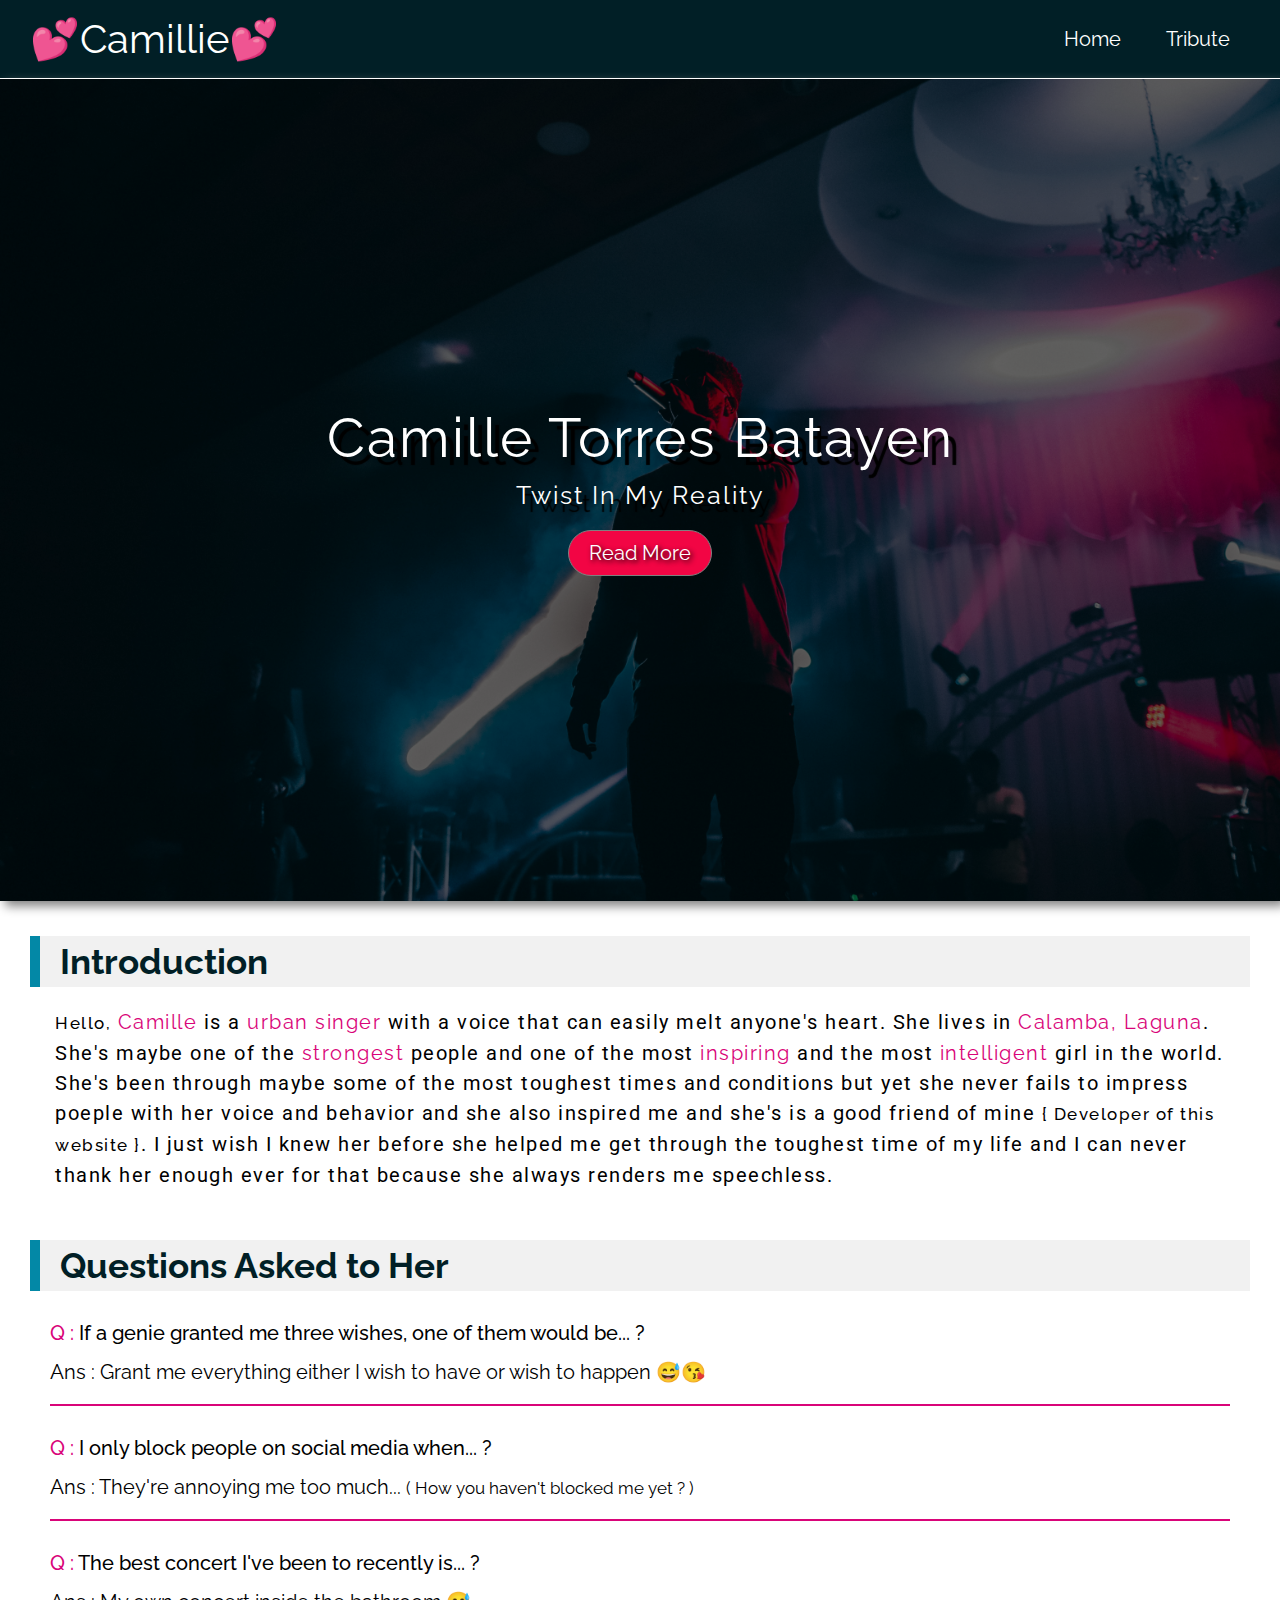
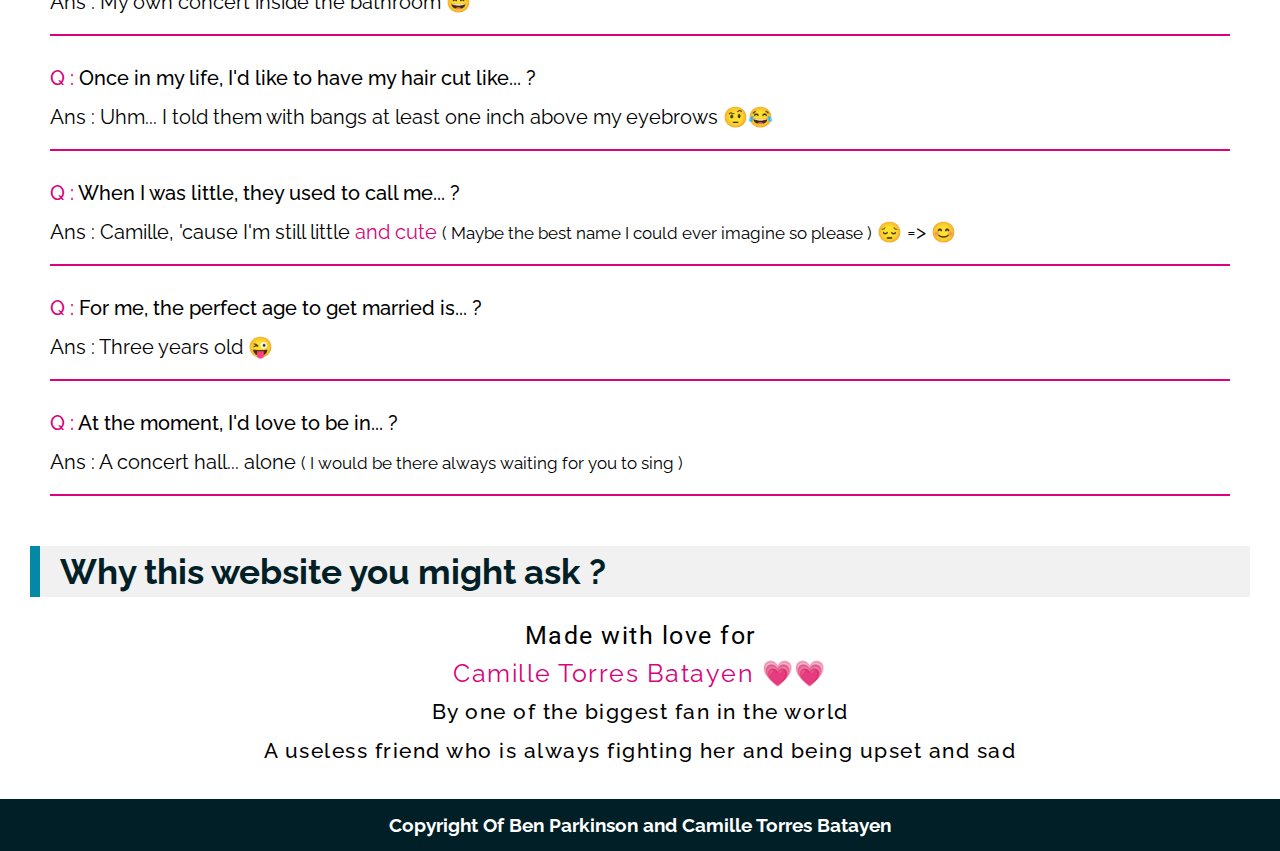
<file: index.html>
<!DOCTYPE html>
<html lang="en">
<head>
    <!-- Camille Torres Batayen -->
    <meta charset="UTF-8">
    <meta name="viewport" content="width=device-width, initial-scale=1.0">
    <meta http-equiv="X-UA-Compatible" content="ie=edge">
    <title>Camillie || Singing Is Passion</title>
    <link rel="stylesheet" href="https://stackpath.bootstrapcdn.com/font-awesome/4.7.0/css/font-awesome.min.css">
    <link rel="stylesheet" href="./css/index.css">
</head>
<body>
    <div class="Navbar">
        <h1 class="Logo">💕Camillie💕</h1>
        <div class="res_nav">
        <span class="fa fa-bars Mobile_btn"></span>
            <ul class="list_wrapper">
                <li class="list_items"><a href="./index.html">Home</a></li>
                <li class="list_items"><a href="./Tribute.html">Tribute</a></li>
            </ul>
        </div>
    </div>
    <div class="Banner">
        <div class="overlay">
            <h2 class="Banner_head">Camille Torres Batayen</h2>
            <small class="Banner_tagline">Twist In My Reality</small>
            <button class="Banner_action">Read More</button>
        </div>
    </div>
    <section class="section_top">
        <h3 class="section_heading">Introduction</h3>
        <div class="content_wrapper">
            <p class="section_content">
                <small>Hello,</small> <h>Camille</h> is a <h>urban singer</h> with a voice that can easily melt anyone's heart. She lives in <h>Calamba, Laguna</h>.
                She's maybe one of the <h>strongest</h> people and one of the most <h>inspiring</h> and the most <h>intelligent</h> girl in the world. She's been through
                maybe some of the most toughest times and conditions but yet she never fails to impress poeple with her voice and behavior and she also inspired me and she's is a good friend of mine <small>{ Developer of this website }</small>.
                I just wish I knew her before she helped me get through the toughest time of my life and I can never thank her enough ever for that because she always renders me speechless.
            </p>
        </div>
    </section>

    <section class="section_top">
        <h3 class="section_heading">Questions Asked to Her</h3>
        <div class="content_wrapper">
            <div class="questions">
                If a genie granted me three wishes, one of them would be... ?
                <li class="answer">Grant me everything either I wish to have or wish to happen 😅😘</li>
            </div> 
            <div class="questions">
                I only block people on social media when... ?
                <li class="answer">They're annoying me too much... <small>( How you haven't blocked me yet ? )</small></li>
            </div> 
            <div class="questions">
                The best concert I've been to recently is... ?
                <li class="answer">My own concert inside the bathroom 😅</li>
            </div> 
            <div class="questions">
                Once in my life, I'd like to have my hair cut like... ?
                <li class="answer">Uhm... I told them with bangs at least one inch above my eyebrows 🤨😂</li>
            </div> 
            <div class="questions">
                When I was little, they used to call me... ?
                <li class="answer">Camille, 'cause I'm still little <h>and cute</h> <small>( Maybe the best name I could ever imagine so please )</small> 😔 => 😊</li>
            </div> 
            <div class="questions">
                For me, the perfect age to get married is... ?
                <li class="answer">Three years old 😜</li>
            </div> 
            <div class="questions">
                At the moment, I'd love to be in... ?
                <li class="answer">A concert hall... alone <small>( I would be there always waiting for you to sing )</small></li>
            </div> 
        </div>
    </section>


    <section class="section_top">
        <h3 class="section_heading">Why this website you might ask ?</h3>
        <div class="content_wrapper">
            <p class="section_content thank">
                Made with love for<br><h>Camille Torres Batayen 💗💗</h><br><small> By one of the biggest fan in the world <br>A useless friend who is always fighting her and being upset and sad</small>
            </p>
        </div>
    </section>    
</body>
<footer>
    <h3>Copyright Of Ben Parkinson and Camille Torres Batayen</h3>
    <script src="./jquery-3.4.1.js"></script>
    <script src="./Javascript/index.js"></script>
</footer>
</html>
</file>
<file: css/index.css>
@import url("https://fonts.googleapis.com/css?family=Roboto:100,300,400,500,700,900&display=swap");
@import url("https://fonts.googleapis.com/css?family=Raleway:100,200,300,400,500,600,700,800,900&display=swap");
/* Color Theme Swatches in Hex */
* {
  margin: 0px;
  padding: 0px;
  -webkit-box-sizing: border-box;
          box-sizing: border-box;
  font-family: "Raleway";
}

a, a:visited, a:active {
  color: white;
  text-decoration: none;
}

h {
  color: #D90479;
}

::-webkit-scrollbar {
  width: 5px;
  background-color: #011F26;
  border-left: 1px solid white;
}

::-webkit-scrollbar-thumb {
  background-color: white;
}

.Navbar {
  display: -webkit-box;
  display: -ms-flexbox;
  display: flex;
  -webkit-box-pack: justify;
      -ms-flex-pack: justify;
          justify-content: space-between;
  -webkit-box-align: center;
      -ms-flex-align: center;
          align-items: center;
  padding: 15px 30px;
  background: #011F26;
  color: white;
  -webkit-box-shadow: 5px 5px 10px grey;
          box-shadow: 5px 5px 10px grey;
}

@media screen and (max-width: 790px) {
  .Navbar {
    padding: 15px 15px;
  }
}

.Navbar .Logo {
  font-weight: 400;
  font-size: 40px;
  cursor: pointer;
}

@media screen and (max-width: 790px) {
  .Navbar .Logo {
    font-size: 30px;
  }
}

.Navbar .res_nav {
  position: relative;
  display: -webkit-box;
  display: -ms-flexbox;
  display: flex;
  -webkit-box-orient: vertical;
  -webkit-box-direction: normal;
      -ms-flex-direction: column;
          flex-direction: column;
  -webkit-box-align: end;
      -ms-flex-align: end;
          align-items: flex-end;
}

.Navbar .Mobile_btn {
  font-size: 30px;
  display: none;
}

@media screen and (max-width: 790px) {
  .Navbar .Mobile_btn {
    display: block;
  }
}

.Navbar .list_wrapper {
  list-style: none;
  font-size: 20px;
  position: static;
  padding: 0px;
}

@media screen and (max-width: 790px) {
  .Navbar .list_wrapper {
    position: absolute;
    top: 210%;
    background-color: #011f26;
    padding: 15px;
    border-radius: 5px;
    display: none;
  }
}

.Navbar .list_wrapper > * {
  display: inline;
  padding: 10px 20px;
  cursor: pointer;
  -webkit-transition: all 0.5s;
  transition: all 0.5s;
  -webkit-user-select: none;
     -moz-user-select: none;
      -ms-user-select: none;
          user-select: none;
}

@media screen and (max-width: 790px) {
  .Navbar .list_wrapper > * {
    padding: 5px 20px;
    display: block;
    text-align: center;
    border-bottom: 5px solid transparent;
    -webkit-transition: all 0.5s;
    transition: all 0.5s;
  }
}

.Navbar .list_wrapper > *:hover {
  background-color: #F20544;
  border-radius: 25px;
}

@media screen and (max-width: 790px) {
  .Navbar .list_wrapper > *:hover {
    padding: 5px 20px;
    display: block;
    text-align: center;
    border-bottom: 5px solid #F20544;
    border-radius: 0px;
    background-color: #011F26;
  }
}

.Banner {
  background: url("../img/Banner.jpg");
  background-repeat: no-repeat;
  background-size: cover;
  background-position: center;
  height: calc(100vh - 77px) !important;
  border-top: 1px solid #fff;
  -webkit-box-shadow: 5px 5px 10px grey;
          box-shadow: 5px 5px 10px grey;
}

.Banner .overlay {
  background-color: rgba(0, 0, 0, 0.6);
  height: 100%;
  display: -webkit-box;
  display: -ms-flexbox;
  display: flex;
  -webkit-box-orient: vertical;
  -webkit-box-direction: normal;
      -ms-flex-direction: column;
          flex-direction: column;
  -webkit-box-align: center;
      -ms-flex-align: center;
          align-items: center;
  -webkit-box-pack: center;
      -ms-flex-pack: center;
          justify-content: center;
}

.Banner .overlay * {
  -webkit-user-select: none;
     -moz-user-select: none;
      -ms-user-select: none;
          user-select: none;
}

.Banner .overlay h2.Banner_head {
  color: white;
  font-size: 55px;
  font-weight: 400;
  font-family: "Raleway";
  letter-spacing: 2px;
  text-shadow: 8px 8px 1px black;
  -webkit-transition: all .5s;
  transition: all .5s;
}

@media screen and (max-width: 790px) {
  .Banner .overlay h2.Banner_head {
    font-size: 35px;
    -webkit-transition: all .5s;
    transition: all .5s;
  }
}

@media screen and (max-width: 600px) {
  .Banner .overlay h2.Banner_head {
    font-size: 25px;
    -webkit-transition: all .5s;
    transition: all .5s;
  }
}

.Banner .overlay small.Banner_tagline {
  color: white;
  font-size: 25px;
  font-weight: 400;
  letter-spacing: 2px;
  margin: 10px 0px;
  text-shadow: 8px 8px 1px black;
}

@media screen and (max-width: 600px) {
  .Banner .overlay small.Banner_tagline {
    font-size: 20px;
    -webkit-transition: all .5s;
    transition: all .5s;
  }
}

.Banner .overlay button.Banner_action {
  font-size: 20px;
  background-color: #F20544;
  border: none;
  padding: 10px 20px;
  border-radius: 25px;
  color: white;
  outline: none;
  margin-top: 10px;
  cursor: pointer;
  text-shadow: 2px 2px 5px black;
  border: 1px solid grey;
}

.Banner .overlay button.Banner_action:hover {
  background-color: #bd0032;
}

section {
  padding: 15px 30px;
}

section h3.section_heading {
  color: #011F26;
  font-size: 35px;
  border-left: 10px solid #0388A6;
  padding: 5px 20px;
  padding-left: 20px;
  margin: 20px 0px;
  -webkit-transition: all 1s;
  transition: all 1s;
  background-color: #f1f1f1;
}

@media screen and (max-width: 790px) {
  section h3.section_heading {
    font-size: 25px;
    width: -webkit-fit-content;
    width: -moz-fit-content;
    width: fit-content;
    margin: 20px auto;
    -webkit-transition: all 1s;
    transition: all 1s;
  }
}

section p.section_content {
  line-height: 1.5em;
  font-family: "Roboto";
  letter-spacing: 1.5px;
  font-size: 20px;
  padding: 0px 25px;
  -webkit-transition: all 1s;
  transition: all 1s;
}

section p.section_content small {
  font-weight: 500;
}

@media screen and (max-width: 790px) {
  section p.section_content {
    font-size: 18px;
    width: -webkit-fit-content;
    width: -moz-fit-content;
    width: fit-content;
    text-align: justify;
    margin: 20px auto;
    -webkit-transition: all 1s;
    transition: all 1s;
    padding: 0px 0px;
  }
}

section .questions {
  margin: 20px 20px;
  margin-bottom: 0px;
  font-size: 20px;
  font-weight: 500;
  border-bottom: 2px solid #D90479;
  padding: 10px 0px;
}

@media screen and (max-width: 790px) {
  section .questions {
    margin: 20px 0px;
  }
}

section .questions .answer {
  margin-top: 5px;
  font-weight: normal;
  list-style: none;
  padding: 10px 0px;
}

section .questions .answer:before {
  content: "Ans : ";
}

section .questions:before {
  content: "Q : ";
  color: #D90479;
}

@media screen and (max-width: 790px) {
  section .questions {
    font-size: 16px;
  }
}

section .thank {
  text-align: center;
  font-size: 25px !important;
}

@media screen and (max-width: 790px) {
  section .thank {
    font-size: 16px !important;
    text-align: center !important;
  }
}

footer {
  background-color: #011F26;
  color: white;
  padding: 15px 0px;
  text-align: center;
  margin: 15px 0px;
  margin-bottom: 0px;
}

@media screen and (max-width: 740px) {
  footer {
    font-size: 12px !important;
    font-weight: 200;
    text-align: center !important;
  }
}
</file>
